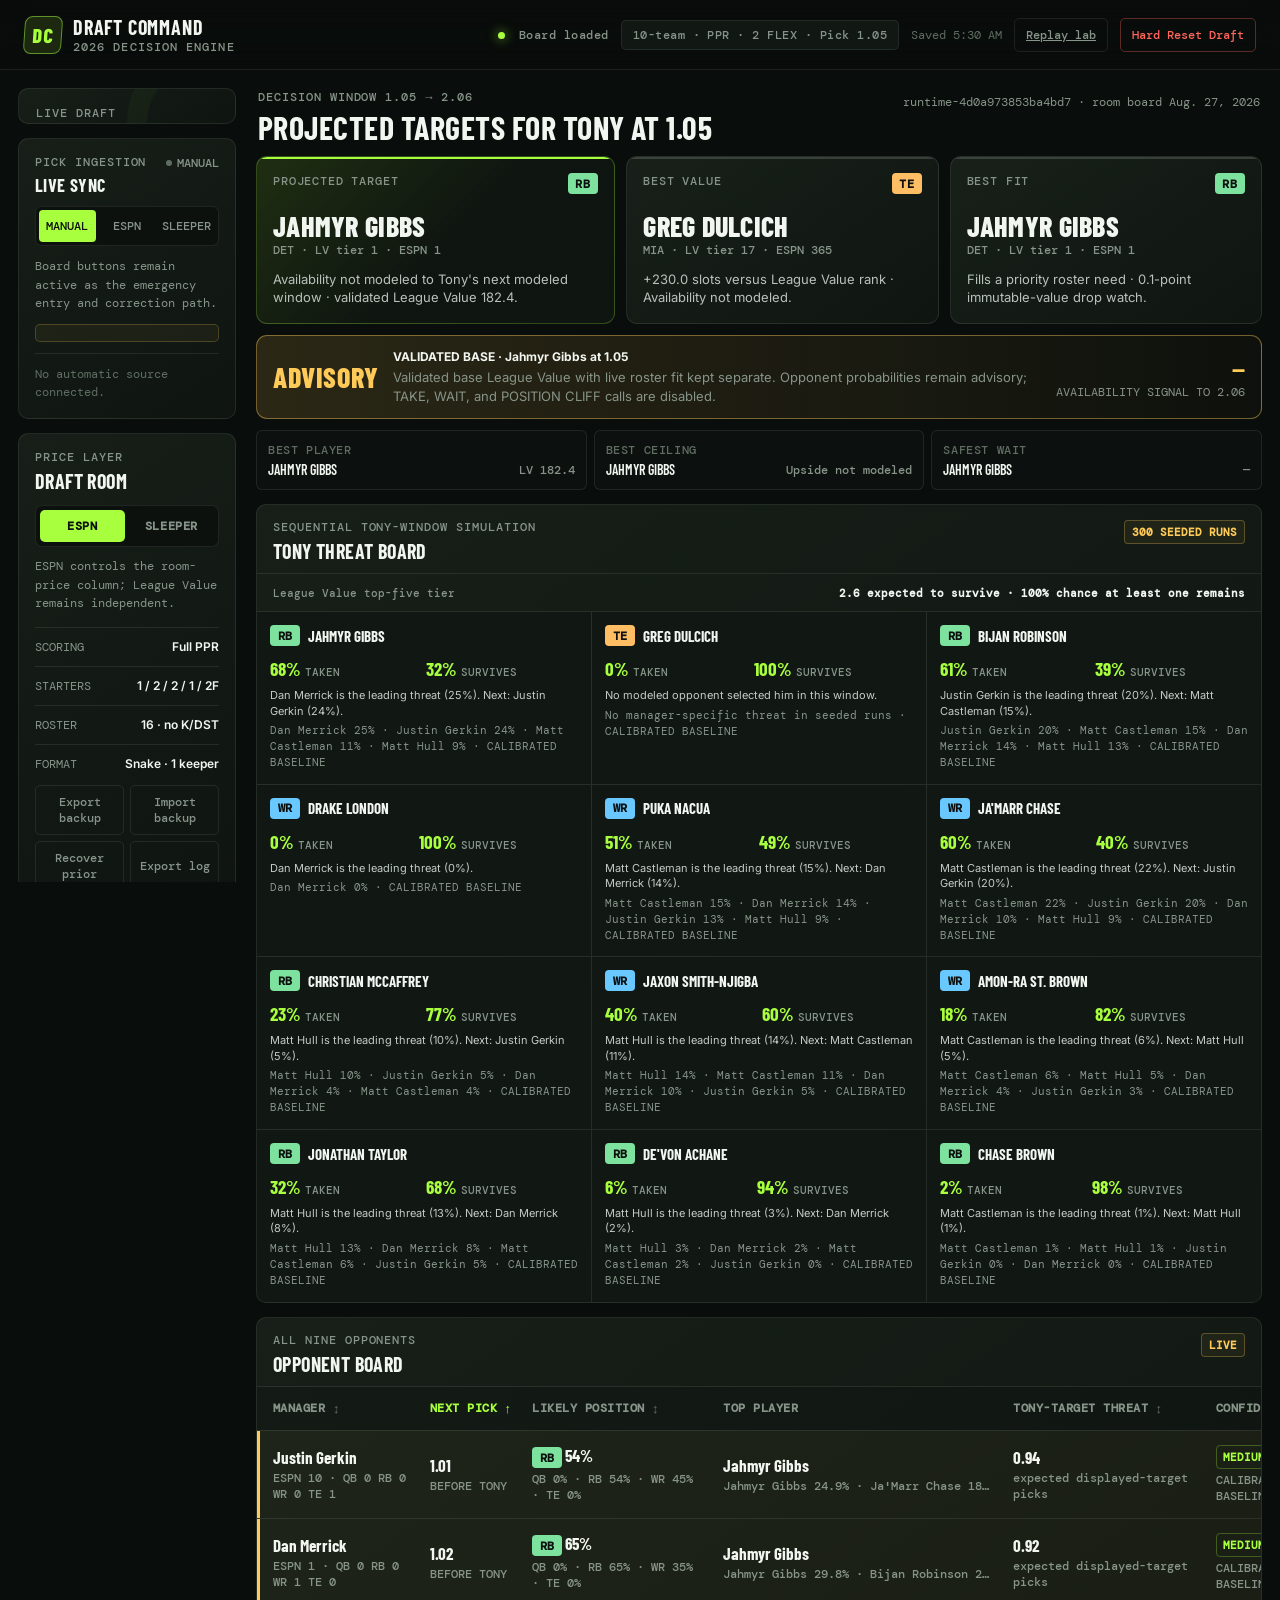
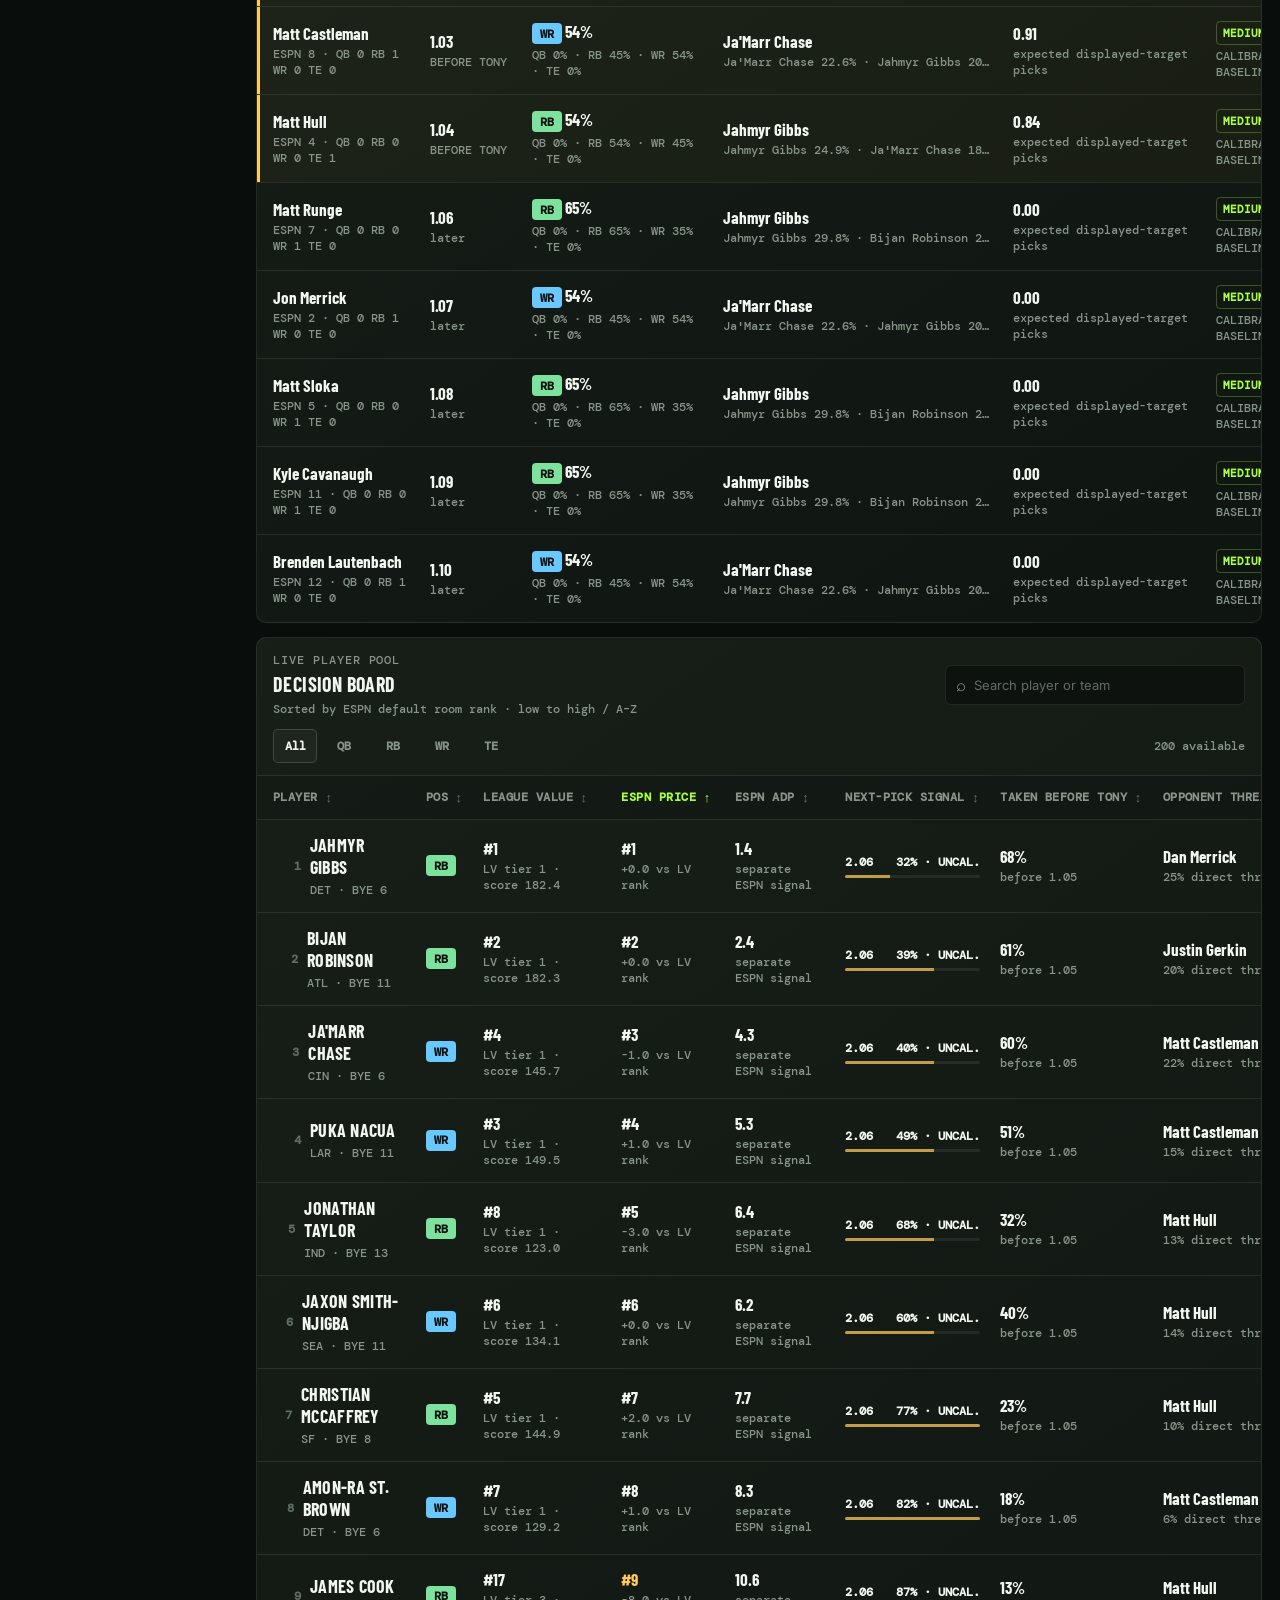
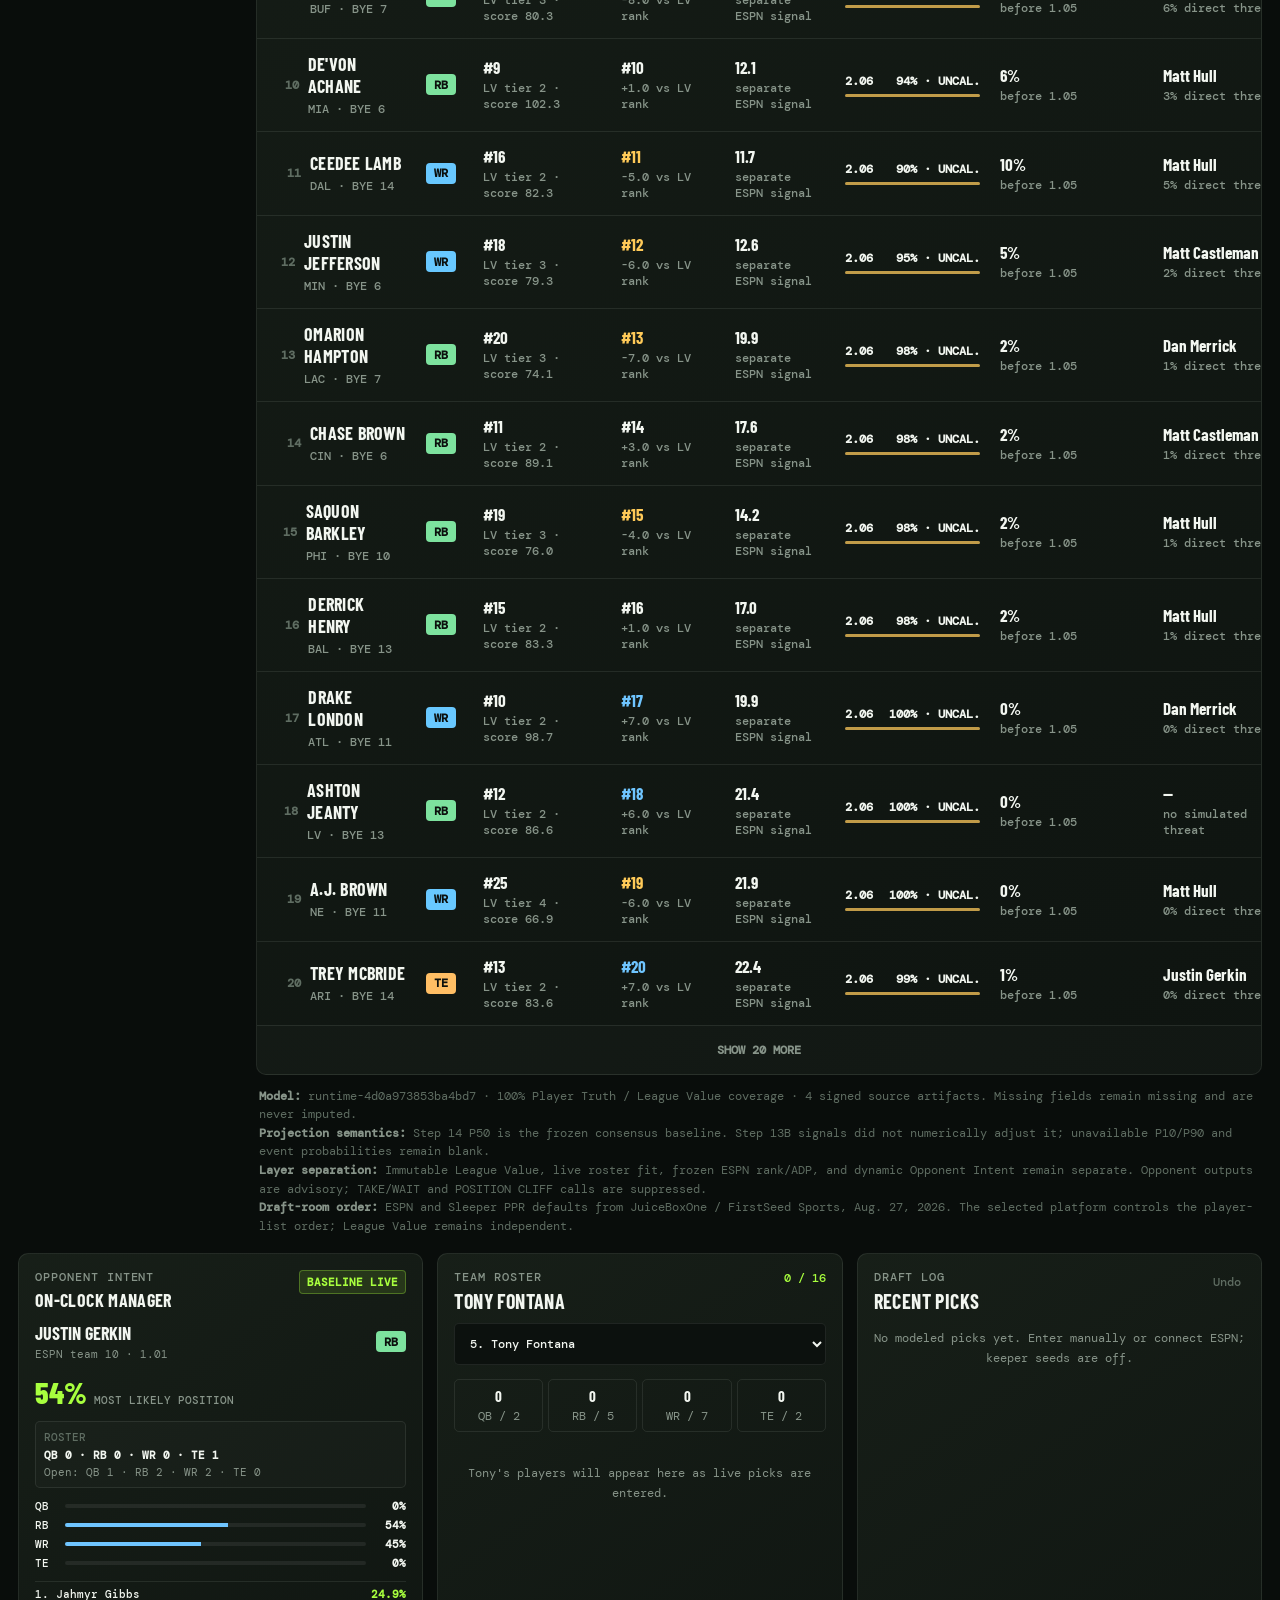
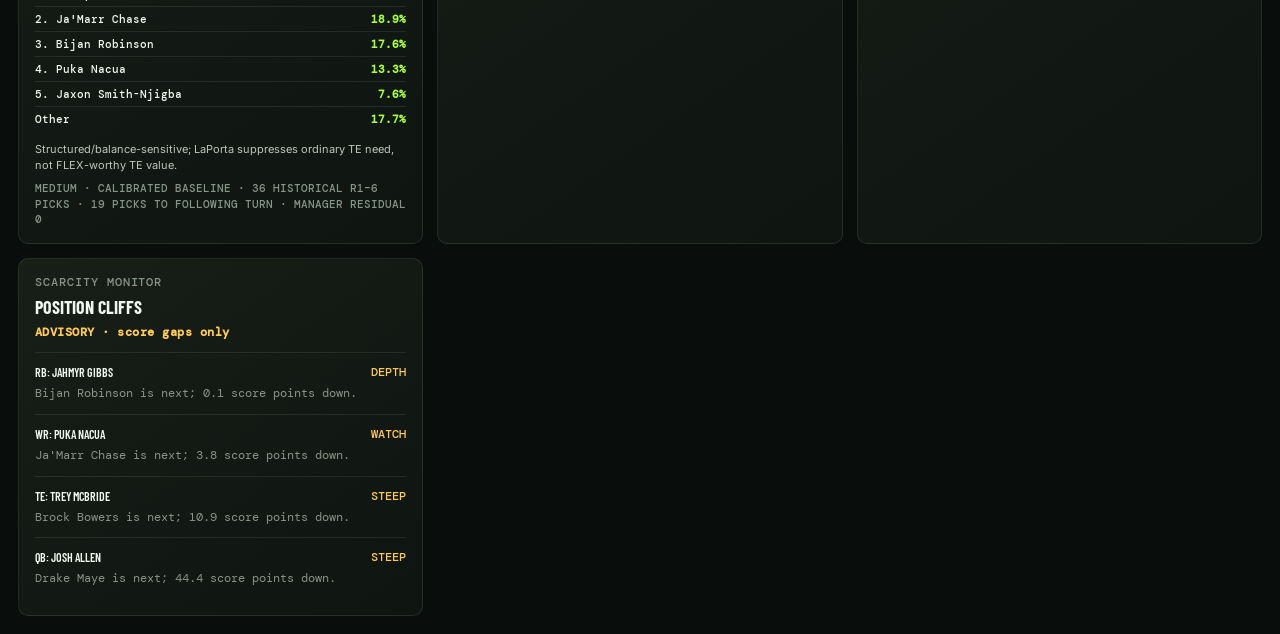
<file: fantasy-draft/index.html>
<!DOCTYPE html>
<html lang="en">
<head>
  <meta charset="UTF-8">
  <meta name="viewport" content="width=device-width, initial-scale=1.0">
  <meta name="theme-color" content="#0b0f0d">
  <meta name="description" content="A live 2026 fantasy football draft decision engine for Tony's 10-team PPR keeper league.">
  <title>Draft Command 2026</title>
  <link rel="preconnect" href="https://fonts.googleapis.com">
  <link rel="preconnect" href="https://fonts.gstatic.com" crossorigin>
  <link href="https://fonts.googleapis.com/css2?family=Barlow+Condensed:wght@500;600;700;800&family=DM+Mono:wght@400;500&family=Inter:wght@400;500;600;700&display=swap" rel="stylesheet">
  <link rel="stylesheet" href="./styles.css">
</head>
<body>
  <header class="topbar">
    <a class="brand" href="../" aria-label="Cool Tools home">
      <span class="brand-mark">DC</span>
      <span><strong>Draft Command</strong><small>2026 decision engine</small></span>
    </a>
    <div class="topbar-meta">
      <span class="status-dot"><i></i> Board loaded</span>
      <span class="league-chip">10-team · PPR · 2 FLEX · Pick 1.05</span>
      <span class="save-status" id="saveStatus">Recovery ready</span>
      <a class="ghost-btn" href="./replay/">Replay lab</a>
      <button class="ghost-btn danger-outline" id="resetDraft" type="button">Hard Reset Draft</button>
    </div>
  </header>

  <main class="app-shell">
    <aside class="left-rail">
      <section class="panel on-clock-panel">
        <p class="eyebrow">Live draft</p>
        <div class="pick-display">
          <span id="roundPick">1.01</span>
          <small id="overallPick">Overall 1</small>
        </div>
        <div class="clock-owner" id="clockOwner">Justin Gerkin is on the clock</div>
        <div class="progress-track"><span id="draftProgress"></span></div>
        <p class="micro" id="nextTonyText">Tony picks in 4 selections at 1.05</p>
      </section>

      <section class="panel sync-panel">
        <div class="panel-heading compact">
          <div><p class="eyebrow">Pick ingestion</p><h2>Live sync</h2></div>
          <span class="sync-state" id="syncState"><i></i><span>Manual</span></span>
        </div>
        <div class="sync-tabs" role="group" aria-label="Live draft source">
          <button class="sync-tab active" data-sync-source="manual" type="button">Manual</button>
          <button class="sync-tab" data-sync-source="espn" type="button">ESPN</button>
          <button class="sync-tab" data-sync-source="sleeper" type="button">Sleeper</button>
        </div>
        <div class="sync-view" data-sync-view="manual">
          <p>Board buttons remain active as the emergency entry and correction path.</p>
        </div>
        <div class="sync-view" data-sync-view="espn" hidden>
          <p id="espnSyncMessage">Install the local bridge, then keep the ESPN draft room and Draft Command open in the same browser.</p>
          <div class="sync-actions">
            <a class="sync-download" href="./espn-sync-extension.zip" download>Download bridge</a>
            <button class="ghost-btn" id="espnCheckBridge" type="button">Check / resume ESPN</button>
          </div>
          <details class="sync-help">
            <summary>One-time installation</summary>
            <ol>
              <li>Unzip the download.</li>
              <li>Open <strong>Extensions</strong> in Chrome or Edge.</li>
              <li>Turn on <strong>Developer mode</strong>.</li>
              <li>Choose <strong>Load unpacked</strong> and select the unzipped folder.</li>
              <li>Open the ESPN draft room and this page.</li>
              <li><strong>Hard Reset Draft</strong> clears every dynamic draft layer, starts a new bridge generation, pauses ESPN sync, and returns the app to Manual. Do not use it after the real draft begins unless you intentionally want to restart the entire draft record.</li>
            </ol>
          </details>
        </div>
        <div class="sync-view" data-sync-view="sleeper" hidden>
          <label class="sync-input"><span>Sleeper draft URL or ID</span><input id="sleeperDraftId" type="text" inputmode="numeric" placeholder="Paste draft URL or ID"></label>
          <div class="sync-actions">
            <button class="sync-primary" id="sleeperConnect" type="button">Connect</button>
            <button class="ghost-btn" id="sleeperSyncNow" type="button">Sync now</button>
          </div>
          <p id="sleeperSyncMessage">Uses Sleeper's public read-only draft feed. Format must match this 10-team, 16-round board.</p>
        </div>
        <div class="sync-issues" id="syncIssues" hidden></div>
        <p class="sync-foot" id="syncFoot">No automatic source connected.</p>
      </section>

      <section class="panel settings-panel">
        <div class="panel-heading">
          <div><p class="eyebrow">Price layer</p><h2>Draft room</h2></div>
        </div>
        <div class="segmented" role="group" aria-label="Draft platform">
          <button class="platform-btn active" data-platform="espn" type="button">ESPN</button>
          <button class="platform-btn" data-platform="sleeper" type="button">Sleeper</button>
        </div>
        <p class="platform-note" id="roomRankNote">Player list follows ESPN's current default room order.</p>
        <dl class="league-rules">
          <div><dt>Scoring</dt><dd>Full PPR</dd></div>
          <div><dt>Starters</dt><dd>1 / 2 / 2 / 1 / 2F</dd></div>
          <div><dt>Roster</dt><dd>16 · no K/DST</dd></div>
          <div><dt>Format</dt><dd>Snake · 1 keeper</dd></div>
        </dl>
        <div class="backup-actions" aria-label="Draft backup controls">
          <button class="ghost-btn" id="exportDraft" type="button">Export backup</button>
          <button class="ghost-btn" id="importDraft" type="button">Import backup</button>
          <button class="ghost-btn" id="recoverDraft" type="button">Recover prior</button>
          <button class="ghost-btn" id="exportAuditLog" type="button">Export log</button>
          <input class="sr-only" id="importDraftFile" type="file" accept="application/json,.json">
        </div>
      </section>

      <section class="panel model-panel">
        <div class="panel-heading compact">
          <div><p class="eyebrow">Intelligence layer</p><h2>Model health</h2></div>
          <span class="model-badge model-fallback" id="modelStatusBadge">Provisional</span>
        </div>
        <dl class="model-stats">
          <div><dt>Version</dt><dd id="modelVersion">Loading</dd></div>
          <div><dt>Freshness</dt><dd id="modelFreshness">—</dd></div>
          <div><dt>Coverage</dt><dd id="modelCoverage">0%</dd></div>
        </dl>
        <p class="model-copy" id="modelStatusCopy">Checking the research package.</p>
      </section>

      <section class="panel keepers-panel">
        <div class="panel-heading compact">
          <div><p class="eyebrow">League setup</p><h2>Managers & keepers</h2></div>
        </div>
        <button class="keeper-toggle" id="keeperToggle" type="button">Load ESPN keepers</button>
        <p class="keeper-mode-note" id="keeperModeNote">Off by default.</p>
        <div class="keeper-list" id="keeperList"></div>
      </section>

      <section class="panel picks-panel">
        <div class="panel-heading compact">
          <div><p class="eyebrow">Tony's capital</p><h2>Pick map</h2></div>
        </div>
        <div class="pick-map" id="pickMap"></div>
      </section>
    </aside>

    <section class="workspace">
      <div class="workspace-head">
        <div>
          <p class="eyebrow">Decision window <span id="decisionWindow">1.05 → 2.06</span></p>
          <h1 id="workspaceTitle">Projected targets for Tony at 1.05</h1>
        </div>
        <div class="snapshot-note" id="snapshotNote">Loading model</div>
      </div>

      <section class="draft-alerts" id="draftAlerts" aria-live="polite" hidden></section>

      <section class="recommendation-grid" aria-label="Draft recommendations">
        <article class="recommend-card primary" id="bestOverallCard"></article>
        <article class="recommend-card" id="bestValueCard"></article>
        <article class="recommend-card" id="bestFitCard"></article>
      </section>

      <section class="decision-strip" id="decisionStrip"></section>

      <section class="decision-lenses" id="decisionLenses" aria-label="Additional decision lenses"></section>

      <section class="panel threat-panel" aria-labelledby="threatBoardTitle">
        <div class="intelligence-heading">
          <div>
            <p class="eyebrow">Sequential Tony-window simulation</p>
            <h2 id="threatBoardTitle">Tony Threat Board</h2>
          </div>
          <span class="intent-status" id="threatBoardStatus">Loading model</span>
        </div>
        <div class="tier-survival" id="tierSurvival"></div>
        <div class="threat-grid" id="threatBoard" aria-live="polite"></div>
      </section>

      <section class="panel opponent-board-panel" aria-labelledby="opponentBoardTitle">
        <div class="intelligence-heading">
          <div>
            <p class="eyebrow">All nine opponents</p>
            <h2 id="opponentBoardTitle">Opponent Board</h2>
          </div>
          <span class="intent-status" id="opponentBoardStatus">Loading model</span>
        </div>
        <div class="table-wrap">
          <table class="opponent-table">
            <thead>
              <tr>
                <th><button class="sort-header" data-opponent-sort="manager" type="button">Manager</button></th>
                <th><button class="sort-header" data-opponent-sort="nextPick" type="button">Next pick</button></th>
                <th><button class="sort-header" data-opponent-sort="position" type="button">Likely position</button></th>
                <th>Top player</th>
                <th><button class="sort-header" data-opponent-sort="threat" type="button">Tony-target threat</button></th>
                <th><button class="sort-header" data-opponent-sort="confidence" type="button">Confidence</button></th>
              </tr>
            </thead>
            <tbody id="opponentBoard"></tbody>
          </table>
        </div>
      </section>

      <section class="panel board-panel">
        <div class="board-toolbar">
          <div>
            <p class="eyebrow">Live player pool</p>
            <h2>Decision board</h2>
            <p class="board-order-note" id="boardOrderNote">Sorted by ESPN default room rank</p>
          </div>
          <label class="search-box">
            <span aria-hidden="true">⌕</span>
            <input id="playerSearch" type="search" placeholder="Search player or team" autocomplete="off">
          </label>
        </div>
        <div class="filter-row" role="group" aria-label="Position filter">
          <button class="filter-btn active" data-pos="ALL" type="button">All</button>
          <button class="filter-btn" data-pos="QB" type="button">QB</button>
          <button class="filter-btn" data-pos="RB" type="button">RB</button>
          <button class="filter-btn" data-pos="WR" type="button">WR</button>
          <button class="filter-btn" data-pos="TE" type="button">TE</button>
          <span class="board-count" id="boardCount"></span>
        </div>
        <div class="table-wrap">
          <table>
            <thead>
              <tr>
                <th><button class="sort-header" data-board-sort="name" type="button">Player</button></th>
                <th><button class="sort-header" data-board-sort="position" type="button">Pos</button></th>
                <th id="leagueValueHeader" aria-sort="none"><button class="sort-header" id="leagueSortButton" data-board-sort="leagueValue" type="button">League value</button></th>
                <th><button class="sort-header" id="platformHeader" data-board-sort="espnPrice" type="button">ESPN price</button></th>
                <th><button class="sort-header" id="espnAdpHeader" data-board-sort="espnAdp" type="button">ESPN ADP</button></th>
                <th><button class="sort-header" id="nextPickHeader" data-board-sort="survival" type="button">Next-pick signal</button></th>
                <th><button class="sort-header" id="takenBeforeTonyHeader" data-board-sort="taken" type="button">Taken before Tony</button></th>
                <th><button class="sort-header" id="opponentThreatHeader" data-board-sort="threat" type="button">Opponent threat</button></th>
                <th id="callHeader">Status</th>
                <th><span class="sr-only">Draft action</span></th>
              </tr>
            </thead>
            <tbody id="playerTable"></tbody>
          </table>
        </div>
        <button class="load-more" id="loadMore" type="button">Show 20 more</button>
      </section>

      <footer class="source-note" id="modelSourceNote"></footer>
    </section>

    <aside class="right-rail">
      <section class="panel intent-clock-panel">
        <div class="panel-heading compact">
          <div><p class="eyebrow">Opponent Intent</p><h2>On-Clock Manager</h2></div>
          <span class="intent-status" id="opponentIntentStatus">Loading</span>
        </div>
        <div id="onClockManagerCard" aria-live="polite"></div>
      </section>

      <section class="panel roster-panel">
        <div class="panel-heading">
          <div><p class="eyebrow">Team roster</p><h2 id="rosterManagerName">Tony Fontana</h2></div>
          <span class="roster-count" id="rosterCount">0 / 16</span>
        </div>
        <label class="manager-picker">
          <span class="sr-only">Choose manager roster</span>
          <select id="rosterManager"></select>
        </label>
        <div class="roster-needs" id="rosterNeeds"></div>
        <div class="roster-list" id="rosterList"></div>
      </section>

      <section class="panel history-panel">
        <div class="panel-heading">
          <div><p class="eyebrow">Draft log</p><h2>Recent picks</h2></div>
          <button class="text-btn" id="undoPick" type="button" disabled>Undo</button>
        </div>
        <div class="history-list" id="historyList"></div>
      </section>

      <section class="panel cliff-panel" id="cliffPanel"></section>
    </aside>
  </main>

  <dialog class="pick-dialog" id="pickDialog">
    <form method="dialog" id="pickDialogForm">
      <div class="dialog-head">
        <div><p class="eyebrow">Correct draft event</p><h2 id="dialogTitle">Edit pick</h2></div>
        <button class="dialog-close" value="cancel" aria-label="Close edit pick dialog">×</button>
      </div>
      <p class="dialog-copy" id="dialogCopy"></p>
      <label class="dialog-search">
        <span>Replacement player</span>
        <input id="replacementSearch" type="search" placeholder="Search available players" autocomplete="off">
      </label>
      <div class="replacement-list" id="replacementList"></div>
      <div class="dialog-actions">
        <button class="danger-btn" id="removePick" type="button">Remove pick</button>
        <button class="danger-btn" id="rewindPick" type="button">Rewind from here</button>
        <span></span>
        <button class="ghost-btn" value="cancel">Cancel</button>
      </div>
    </form>
  </dialog>

  <div class="toast" id="toast" role="status" aria-live="polite"></div>
  <script src="./data/players.js"></script>
  <script src="./data/model-package.js"></script>
  <script src="./data/opponent-intent-package.js"></script>
  <script src="./model/model-adapter.js"></script>
  <script src="./model/opponent-intent.js"></script>
  <script src="./model/runtime-bundle-adapter.js"></script>
  <script src="./app.js"></script>
  <script src="./sync.js"></script>
</body>
</html>
</file>
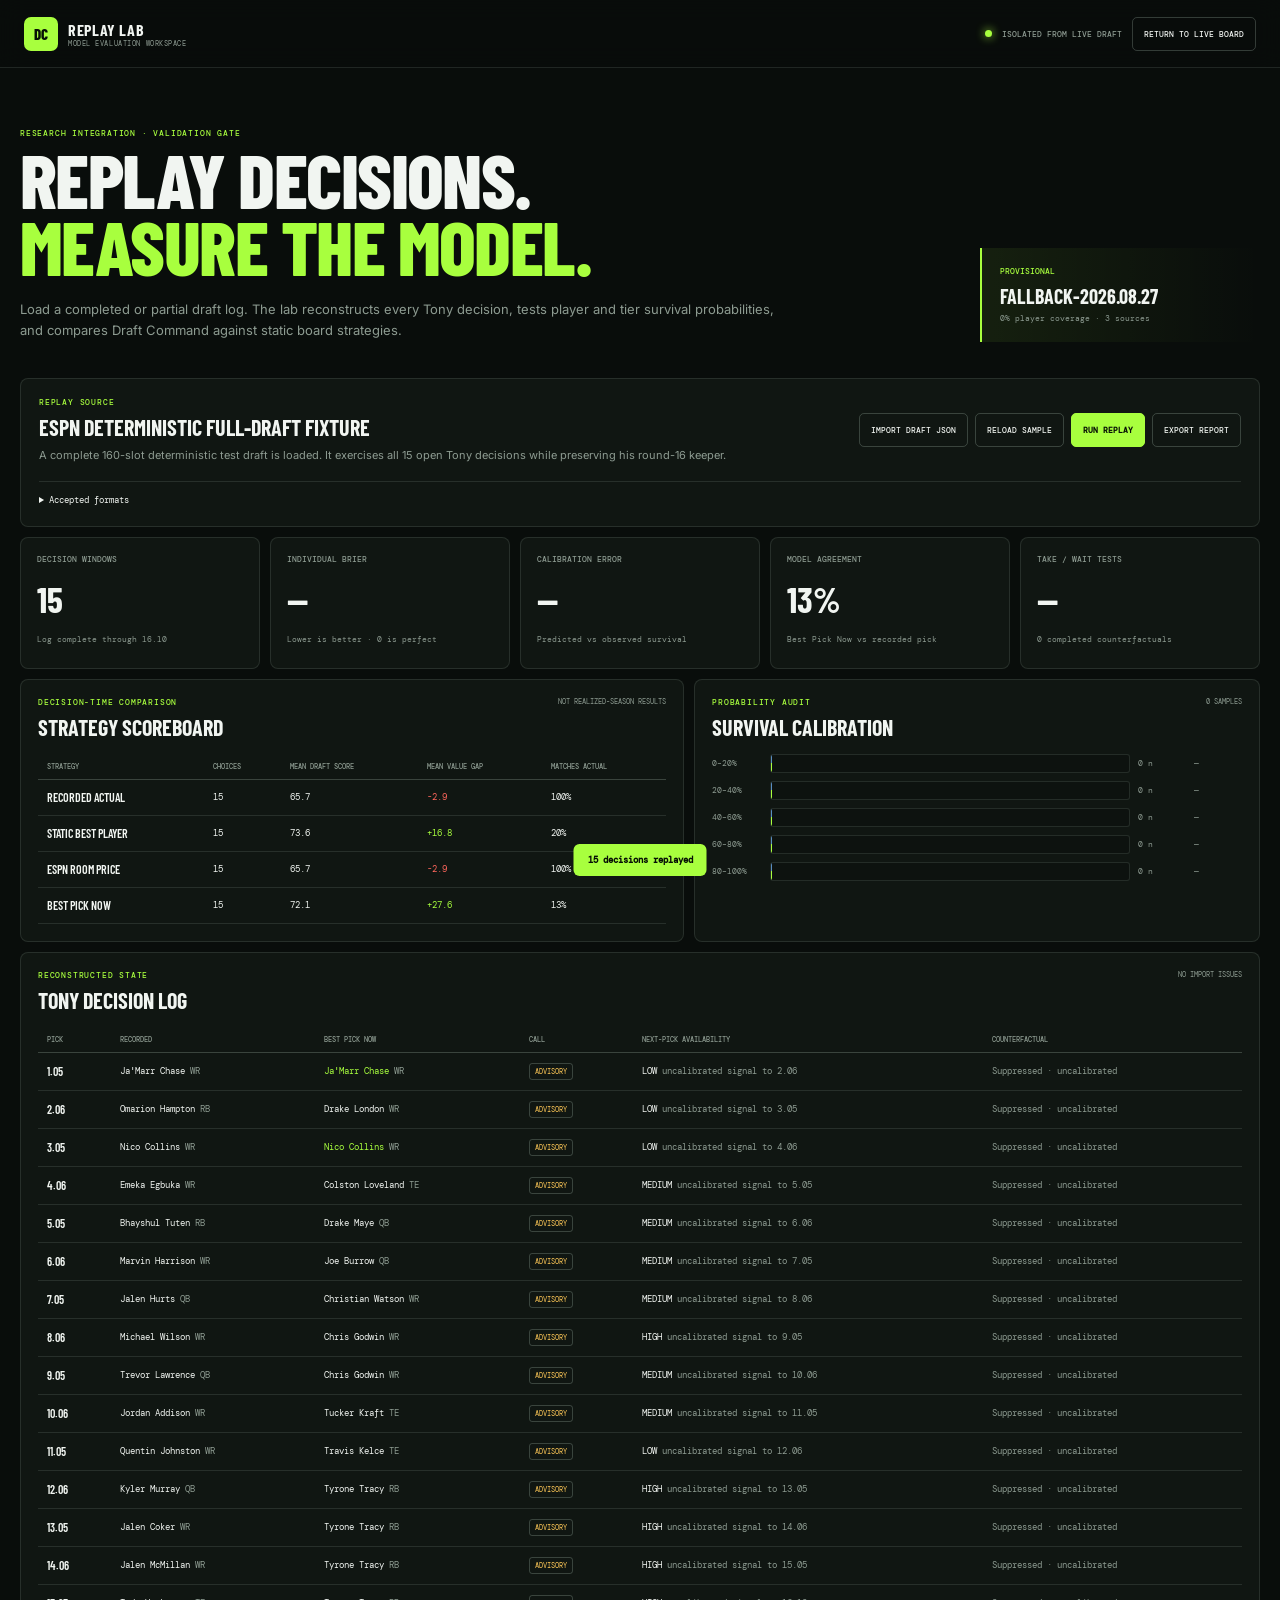
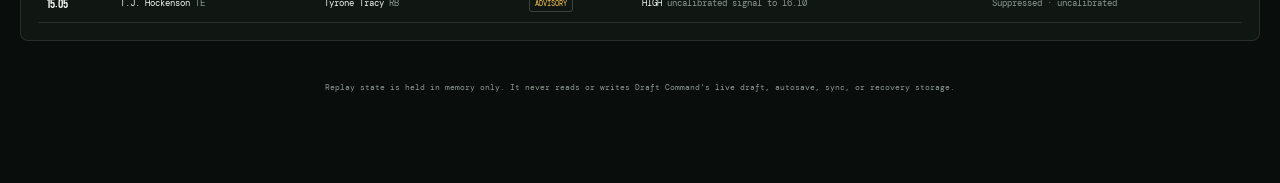
<file: fantasy-draft/replay/index.html>
<!DOCTYPE html>
<html lang="en">
<head>
  <meta charset="UTF-8">
  <meta name="viewport" content="width=device-width, initial-scale=1.0">
  <meta name="theme-color" content="#0b0f0d">
  <meta name="description" content="Replay historical fantasy drafts and evaluate Draft Command recommendations, survival calibration, and strategy choices.">
  <title>Draft Command Replay Lab</title>
  <link rel="preconnect" href="https://fonts.googleapis.com">
  <link rel="preconnect" href="https://fonts.gstatic.com" crossorigin>
  <link href="https://fonts.googleapis.com/css2?family=Barlow+Condensed:wght@500;600;700;800&family=DM+Mono:wght@400;500&family=Inter:wght@400;500;600;700&display=swap" rel="stylesheet">
  <link rel="stylesheet" href="./replay.css">
</head>
<body>
  <header class="topbar">
    <a class="brand" href="../"><span class="brand-mark">DC</span><span><strong>Replay Lab</strong><small>model evaluation workspace</small></span></a>
    <div class="top-actions">
      <span class="isolation"><i></i> Isolated from live draft</span>
      <a class="ghost-btn" href="../">Return to live board</a>
    </div>
  </header>

  <main>
    <section class="hero">
      <div>
        <p class="eyebrow">Research integration · validation gate</p>
        <h1>Replay decisions.<br><em>Measure the model.</em></h1>
        <p class="lede">Load a completed or partial draft log. The lab reconstructs every Tony decision, tests player and tier survival probabilities, and compares Draft Command against static board strategies.</p>
      </div>
      <div class="model-card">
        <span id="modelBadge">Checking model</span>
        <strong id="modelVersion">—</strong>
        <small id="modelCoverage">—</small>
      </div>
    </section>

    <section class="control-panel panel">
      <div class="control-copy">
        <p class="eyebrow">Replay source</p>
        <h2 id="sourceName">Deterministic ESPN fixture</h2>
        <p id="sourceStatus">A complete 160-slot test draft is ready. Use it to verify the harness, then replace it with a real export.</p>
      </div>
      <div class="control-actions">
        <label class="file-btn">Import draft JSON<input id="fileInput" type="file" accept="application/json,.json"></label>
        <button class="ghost-btn" id="loadSample" type="button">Reload sample</button>
        <button class="primary-btn" id="runReplay" type="button">Run replay</button>
        <button class="ghost-btn" id="exportReport" type="button" disabled>Export report</button>
      </div>
      <details class="format-help">
        <summary>Accepted formats</summary>
        <p>Standard Draft Command backups (<code>events</code>), Sleeper pick arrays (<code>pick_no</code> and <code>metadata</code>), and ESPN-style exports (<code>pickNumber</code> plus player name or ID). The 10-team, 16-round snake profile and configured keepers are validated automatically.</p>
      </details>
    </section>

    <section class="summary-grid" aria-label="Replay summary">
      <article class="metric panel"><span>Decision windows</span><strong id="decisionCount">—</strong><small id="decisionCoverage">Run a replay</small></article>
      <article class="metric panel"><span>Individual Brier</span><strong id="brierScore">—</strong><small>Lower is better · 0 is perfect</small></article>
      <article class="metric panel"><span>Calibration error</span><strong id="eceScore">—</strong><small>Predicted vs observed survival</small></article>
      <article class="metric panel"><span>Model agreement</span><strong id="agreementScore">—</strong><small>Best Pick Now vs recorded pick</small></article>
      <article class="metric panel"><span>TAKE / WAIT tests</span><strong id="counterScore">—</strong><small id="counterCount">Suppressed until policy approval</small></article>
    </section>

    <section class="two-column">
      <article class="panel table-panel">
        <div class="panel-head"><div><p class="eyebrow">Decision-time comparison</p><h2>Strategy scoreboard</h2></div><span class="note">Not realized-season results</span></div>
        <div class="table-scroll"><table><thead><tr><th>Strategy</th><th>Choices</th><th>Mean draft score</th><th>Mean value gap</th><th>Matches actual</th></tr></thead><tbody id="strategyRows"><tr><td colspan="5" class="empty">Run a replay to compare strategies.</td></tr></tbody></table></div>
      </article>
      <article class="panel calibration-panel">
        <div class="panel-head"><div><p class="eyebrow">Probability audit</p><h2>Survival calibration</h2></div><span class="note" id="calibrationSamples">0 samples</span></div>
        <div class="calibration-chart" id="calibrationChart"><div class="empty">Calibration buckets appear after a replay.</div></div>
      </article>
    </section>

    <section class="panel decision-panel">
      <div class="panel-head"><div><p class="eyebrow">Reconstructed state</p><h2>Tony decision log</h2></div><span class="note" id="issueCount">No import issues</span></div>
      <div class="table-scroll"><table class="decision-table"><thead><tr><th>Pick</th><th>Recorded</th><th>Best Pick Now</th><th>Call</th><th>Next-pick availability</th><th>Counterfactual</th></tr></thead><tbody id="decisionRows"><tr><td colspan="6" class="empty">Run a replay to reconstruct decisions.</td></tr></tbody></table></div>
    </section>

    <section class="panel issues-panel" id="issuesPanel" hidden>
      <div class="panel-head"><div><p class="eyebrow">Normalization report</p><h2>Import issues</h2></div></div>
      <div id="issuesList"></div>
    </section>

    <footer>
      <p>Replay state is held in memory only. It never reads or writes Draft Command's live draft, autosave, sync, or recovery storage.</p>
    </footer>
  </main>

  <div class="toast" id="toast" role="status" aria-live="polite"></div>
  <script src="../data/players.js"></script>
  <script src="../data/model-package.js"></script>
  <script src="../model/model-adapter.js"></script>
  <script src="./replay-engine.js"></script>
  <script src="./replay.js"></script>
</body>
</html>
</file>
<file: fantasy-draft/styles.css>
:root {
  --bg: #090d0b;
  --surface: #111713;
  --surface-2: #182019;
  --surface-3: #202a22;
  --line: rgba(230, 239, 231, 0.09);
  --line-strong: rgba(230, 239, 231, 0.17);
  --text: #f2f6f0;
  --muted: #879489;
  --muted-2: #5f6d62;
  --green: #a8ff3e;
  --green-dim: rgba(168, 255, 62, 0.12);
  --amber: #ffca58;
  --red: #ff665c;
  --blue: #6fc5ff;
  --qb: #ba8cff;
  --rb: #7de29e;
  --wr: #68c8ff;
  --te: #ffbe64;
}

* { box-sizing: border-box; }
html { color-scheme: dark; }
body { margin: 0; min-width: 320px; min-height: 100vh; background: radial-gradient(circle at 42% -20%, #1b2c1d 0, var(--bg) 36rem); color: var(--text); font-family: Inter, sans-serif; font-size: 15px; }
button, input { font: inherit; }
button { color: inherit; }
.sr-only { position: absolute; width: 1px; height: 1px; padding: 0; margin: -1px; overflow: hidden; clip: rect(0,0,0,0); white-space: nowrap; border: 0; }

.topbar { height: 70px; padding: 0 24px; border-bottom: 1px solid var(--line); background: rgba(9,13,11,.92); backdrop-filter: blur(16px); display: flex; align-items: center; justify-content: space-between; position: sticky; top: 0; z-index: 20; }
.brand { display: flex; gap: 11px; align-items: center; color: inherit; text-decoration: none; }
.brand-mark { width: 38px; height: 38px; border: 1px solid rgba(168,255,62,.5); background: var(--green-dim); color: var(--green); display: grid; place-items: center; border-radius: 8px; font: 800 20px/1 "Barlow Condensed", sans-serif; letter-spacing: .04em; transform: skew(-4deg); }
.brand strong { display: block; font: 700 20px/1 "Barlow Condensed", sans-serif; letter-spacing: .04em; text-transform: uppercase; }
.brand small { display: block; margin-top: 4px; color: var(--muted); font: 500 11px/1 "DM Mono", monospace; letter-spacing: .09em; text-transform: uppercase; }
.topbar-meta { display: flex; align-items: center; gap: 12px; }
.status-dot, .league-chip { color: var(--muted); font: 500 11px/1 "DM Mono", monospace; letter-spacing: .04em; }
.save-status { color: var(--muted-2); font: 400 11px/1 "DM Mono", monospace; white-space: nowrap; }
.status-dot i { width: 7px; height: 7px; display: inline-block; margin-right: 6px; border-radius: 50%; background: var(--green); box-shadow: 0 0 12px rgba(168,255,62,.8); }
.league-chip { padding: 8px 11px; border-radius: 5px; border: 1px solid var(--line); background: var(--surface); }
.ghost-btn, .text-btn { border: 0; background: transparent; cursor: pointer; }
.ghost-btn { min-height: 34px; padding: 8px 11px; color: var(--muted); border: 1px solid var(--line); border-radius: 5px; font: 500 11px "DM Mono", monospace; }
.ghost-btn:hover, .ghost-btn:focus-visible { color: var(--text); border-color: var(--line-strong); }
.danger-outline { color: var(--red); border-color: rgba(255,102,92,.35); }
.danger-outline:hover, .danger-outline:focus-visible { color: #fff; border-color: var(--red); background: rgba(255,102,92,.1); }

.app-shell { width: 100%; display: grid; grid-template-columns: 270px minmax(720px, 1fr) 320px; gap: 18px; padding: 18px; align-items: start; }
.left-rail, .right-rail { display: flex; flex-direction: column; gap: 14px; position: sticky; top: 88px; }
.left-rail { max-height: calc(100vh - 106px); padding-right: 2px; overflow-y: auto; scrollbar-width: thin; scrollbar-color: var(--line-strong) transparent; }
.workspace { min-width: 0; }
.panel { background: linear-gradient(145deg, rgba(24,32,25,.96), rgba(15,21,17,.96)); border: 1px solid var(--line); border-radius: 10px; }
.eyebrow { margin: 0 0 6px; color: var(--muted); font: 500 12px/1.25 "DM Mono", monospace; letter-spacing: .08em; text-transform: uppercase; }
.panel-heading { display: flex; align-items: flex-start; justify-content: space-between; gap: 10px; }
.panel-heading h2, .board-toolbar h2 { margin: 0; font: 700 20px/1 "Barlow Condensed", sans-serif; letter-spacing: .02em; text-transform: uppercase; }
.panel-heading.compact h2 { font-size: 18px; }

.on-clock-panel { padding: 17px; overflow: hidden; position: relative; }
.on-clock-panel::after { content: ""; width: 110px; height: 110px; border: 20px solid rgba(168,255,62,.035); border-radius: 50%; position: absolute; right: -42px; top: -42px; }
.pick-display { display: flex; align-items: end; gap: 11px; margin: 5px 0 8px; }
.pick-display span { color: var(--green); font: 800 42px/.9 "Barlow Condensed", sans-serif; letter-spacing: -.02em; }
.pick-display small { color: var(--muted); font: 500 11px "DM Mono", monospace; padding-bottom: 3px; }
.clock-owner { min-height: 34px; font-size: 12px; font-weight: 600; }
.progress-track { height: 3px; margin: 12px 0 11px; background: rgba(255,255,255,.06); border-radius: 11px; overflow: hidden; }
.progress-track span { display: block; width: 0; height: 100%; background: var(--green); transition: width .25s ease; }
.micro { margin: 0; color: var(--muted); font: 400 12px/1.55 "DM Mono", monospace; }

.settings-panel, .sync-panel, .model-panel, .picks-panel, .keepers-panel, .roster-panel, .history-panel, .cliff-panel, .intent-clock-panel { padding: 16px; }
.sync-state { display: inline-flex; align-items: center; gap: 5px; color: var(--muted); font: 500 11px "DM Mono", monospace; text-transform: uppercase; }
.sync-state i { width: 6px; height: 6px; border-radius: 50%; background: var(--muted-2); }
.sync-live { color: var(--green); }.sync-live i { background: var(--green); box-shadow: 0 0 8px rgba(168,255,62,.7); }
.sync-waiting { color: var(--amber); }.sync-waiting i { background: var(--amber); }
.sync-error { color: var(--red); }.sync-error i { background: var(--red); }
.sync-tabs { display: grid; grid-template-columns: repeat(3, 1fr); gap: 3px; margin: 12px 0 11px; padding: 3px; border: 1px solid var(--line); border-radius: 6px; background: #0c110e; }
.sync-tab { min-height: 32px; padding: 7px 2px; border: 0; border-radius: 4px; color: var(--muted); background: transparent; cursor: pointer; font: 500 11px "DM Mono", monospace; text-transform: uppercase; }
.sync-tab.active { color: #0c110e; background: var(--green); }
.sync-view p { margin: 0; color: var(--muted); font: 400 11px/1.55 "DM Mono", monospace; }
.sync-actions { display: grid; grid-template-columns: 1fr 1fr; gap: 6px; margin-top: 11px; }
.sync-actions .ghost-btn, .sync-download, .sync-primary { display: grid; place-items: center; min-height: 34px; padding: 7px; border-radius: 5px; cursor: pointer; font: 500 11px "DM Mono", monospace; text-align: center; text-decoration: none; }
.sync-download, .sync-primary { border: 1px solid rgba(168,255,62,.4); color: #0c110e; background: var(--green); }
.sync-help { margin-top: 11px; color: var(--muted); font: 400 11px/1.5 "DM Mono", monospace; }
.sync-help summary { cursor: pointer; color: var(--text); }
.sync-help ol { margin: 8px 0 0; padding-left: 18px; }
.sync-input { display: block; }
.sync-input span { display: block; margin-bottom: 5px; color: var(--muted); font: 500 11px "DM Mono", monospace; text-transform: uppercase; }
.sync-input input { width: 100%; padding: 11px; border: 1px solid var(--line); border-radius: 5px; outline: 0; color: var(--text); background: #090d0b; font: 400 11px "DM Mono", monospace; }
.sync-input input:focus { border-color: rgba(168,255,62,.5); }
.sync-view .sync-actions + p { margin-top: 11px; }
.sync-issues { display: flex; flex-direction: column; gap: 4px; margin-top: 11px; padding: 8px; border: 1px solid rgba(255,202,88,.22); border-radius: 5px; background: rgba(255,202,88,.05); }
.sync-issues strong { color: var(--amber); font: 600 11px "DM Mono", monospace; text-transform: uppercase; }
.sync-issues span, .sync-issues small { color: var(--muted); font: 400 11px/1.45 "DM Mono", monospace; }
.sync-foot { margin: 11px 0 0; padding-top: 11px; border-top: 1px solid var(--line); color: var(--muted-2); font: 400 11px/1.45 "DM Mono", monospace; }
.segmented { display: grid; grid-template-columns: 1fr 1fr; gap: 4px; margin: 14px 0; padding: 4px; border-radius: 7px; background: #0c110e; border: 1px solid var(--line); }
.platform-btn { border: 0; border-radius: 5px; padding: 8px; background: transparent; color: var(--muted); cursor: pointer; font: 600 11px "DM Mono", monospace; letter-spacing: .05em; text-transform: uppercase; }
.platform-btn.active { color: #0c110e; background: var(--green); }
.league-rules { margin: 0; display: grid; gap: 11px; }
.league-rules div { display: flex; justify-content: space-between; gap: 11px; padding-top: 11px; border-top: 1px solid var(--line); }
.league-rules dt { color: var(--muted); font: 400 11px "DM Mono", monospace; text-transform: uppercase; }
.league-rules dd { margin: 0; font-size: 11px; font-weight: 600; }
.backup-actions { display: grid; grid-template-columns: 1fr 1fr; gap: 6px; margin-top: 13px; }
.backup-actions .ghost-btn { padding-inline: 4px; font-size: 11px; }
.platform-note { margin: -4px 0 14px; color: var(--muted); font: 400 11px/1.45 "DM Mono", monospace; }
.model-badge { padding: 5px 7px; border: 1px solid var(--line); border-radius: 4px; font: 600 11px "DM Mono", monospace; letter-spacing: .04em; text-transform: uppercase; }
.model-fallback { color: var(--amber); border-color: rgba(255,202,88,.3); background: rgba(255,202,88,.07); }
.model-research { color: var(--green); border-color: rgba(168,255,62,.34); background: var(--green-dim); }
.model-stats { display: grid; grid-template-columns: 1fr 1fr 1fr; gap: 4px; margin: 12px 0 11px; }
.model-stats div { min-width: 0; padding: 7px 5px; border: 1px solid var(--line); border-radius: 4px; background: rgba(255,255,255,.015); }
.model-stats dt { color: var(--muted-2); font: 500 11px "DM Mono", monospace; text-transform: uppercase; }
.model-stats dd { overflow: hidden; margin: 4px 0 0; color: var(--text); font: 600 11px "DM Mono", monospace; text-overflow: ellipsis; white-space: nowrap; }
.model-copy { margin: 0; color: var(--muted); font: 400 11px/1.5 "DM Mono", monospace; }
.keeper-list { display: flex; flex-direction: column; margin-top: 11px; }
.keeper-toggle { width: 100%; min-height: 36px; margin-top: 11px; padding: 8px; border: 1px solid rgba(168,255,62,.28); border-radius: 5px; color: var(--green); background: var(--green-dim); cursor: pointer; font: 600 11px "DM Mono", monospace; text-transform: uppercase; }
.keeper-toggle.active { color: var(--amber); border-color: rgba(255,202,88,.34); background: rgba(255,202,88,.07); }
.keeper-mode-note { margin: 8px 0 0; color: var(--muted); font: 400 11px/1.5 "DM Mono", monospace; }
.keeper-row { display: grid; grid-template-columns: minmax(0, 1fr) auto; gap: 6px; padding: 8px 0; border-top: 1px solid var(--line); }
.keeper-row.inactive { opacity: .5; }
.keeper-row strong, .keeper-row span { overflow: hidden; text-overflow: ellipsis; white-space: nowrap; }
.keeper-row strong { display: block; font: 600 12px "Barlow Condensed", sans-serif; text-transform: uppercase; }
.keeper-row small { display: block; margin-top: 2px; color: var(--muted); font: 400 11px "DM Mono", monospace; }
.keeper-round { align-self: center; color: var(--green); font: 500 11px "DM Mono", monospace; }
.pick-map { display: grid; grid-template-columns: repeat(4, 1fr); gap: 5px; margin-top: 12px; }
.pick-token { min-height: 32px; border: 1px solid var(--line); border-radius: 5px; display: grid; place-items: center; color: var(--muted); font: 500 11px "DM Mono", monospace; }
.pick-token.done { color: var(--muted-2); text-decoration: line-through; background: rgba(255,255,255,.02); }
.pick-token.next { border-color: rgba(168,255,62,.5); color: var(--green); background: var(--green-dim); }
.pick-token.keeper { color: var(--amber); border-color: rgba(255,202,88,.28); background: rgba(255,202,88,.06); text-decoration: none; }

.workspace-head { min-height: 52px; display: flex; justify-content: space-between; align-items: flex-start; gap: 16px; margin: 2px 2px 13px; }
.workspace-head h1 { margin: 0; font: 700 clamp(24px, 2.5vw, 32px)/1 "Barlow Condensed", sans-serif; text-transform: uppercase; letter-spacing: .015em; }
.draft-alerts { display: grid; gap: 7px; margin: 0 2px 13px; padding: 12px; border: 1px solid rgba(255,202,88,.32); border-radius: 7px; background: rgba(255,202,88,.06); }
.draft-alerts[hidden] { display: none; }
.draft-alerts > div:first-child { display: flex; flex-wrap: wrap; justify-content: space-between; gap: 5px 12px; }
.draft-alerts > div:first-child strong { color: var(--amber); font: 700 12px "DM Mono", monospace; text-transform: uppercase; }
.draft-alerts > div:first-child span { color: var(--muted); font: 400 11px/1.4 "DM Mono", monospace; }
.draft-alert-row { display: flex; align-items: center; justify-content: space-between; gap: 12px; padding-top: 7px; border-top: 1px solid rgba(255,202,88,.15); }
.draft-alert-row span strong, .draft-alert-row span small { display: block; }
.draft-alert-row span strong { font: 600 12px "Barlow Condensed", sans-serif; text-transform: uppercase; }
.draft-alert-row span small { margin-top: 2px; color: var(--muted); font: 400 11px/1.4 "DM Mono", monospace; }
.draft-alert-row button { flex: 0 0 auto; min-height: 30px; padding: 6px 8px; border: 1px solid rgba(255,202,88,.3); border-radius: 4px; color: var(--amber); background: transparent; cursor: pointer; font: 600 11px "DM Mono", monospace; text-transform: uppercase; }
.snapshot-note { color: var(--muted); font: 400 11px "DM Mono", monospace; white-space: nowrap; padding-top: 4px; }
.snapshot-note strong { color: var(--text); }
.recommendation-grid { display: grid; grid-template-columns: 1.15fr 1fr 1fr; gap: 11px; }
.recommend-card { min-height: 142px; padding: 16px; border-radius: 11px; border: 1px solid var(--line); background: linear-gradient(145deg, var(--surface-2), #0f1511); position: relative; overflow: hidden; }
.recommend-card::after { content: ""; position: absolute; top: 0; left: 0; right: 0; height: 2px; background: var(--line-strong); }
.recommend-card.primary { background: linear-gradient(135deg, rgba(168,255,62,.14), rgba(15,21,17,.97) 55%); border-color: rgba(168,255,62,.23); }
.recommend-card.primary::after { background: var(--green); }
.rec-label { display: flex; justify-content: space-between; color: var(--muted); font: 500 11px "DM Mono", monospace; letter-spacing: .07em; text-transform: uppercase; }
.rec-name { margin: 19px 0 2px; font: 800 25px/.95 "Barlow Condensed", sans-serif; text-transform: uppercase; letter-spacing: .01em; }
.rec-meta { color: var(--muted); font: 500 11px "DM Mono", monospace; }
.rec-reason { margin: 12px 0 0; color: #b9c2ba; font-size: 12px; line-height: 1.45; }
.pos-pill { display: inline-grid; place-items: center; min-width: 30px; height: 21px; padding: 0 6px; border-radius: 4px; color: #0b0f0d; font: 700 11px "DM Mono", monospace; }
.pos-QB { background: var(--qb); }.pos-RB { background: var(--rb); }.pos-WR { background: var(--wr); }.pos-TE { background: var(--te); }

.decision-strip { margin: 11px 0; min-height: 78px; border: 1px solid rgba(168,255,62,.26); background: linear-gradient(90deg, rgba(168,255,62,.1), rgba(168,255,62,.025)); border-radius: 11px; padding: 13px 16px; display: grid; grid-template-columns: auto 1fr auto; align-items: center; gap: 14px; }
.decision-strip.uncalibrated { border-color: rgba(255,202,88,.42); background: linear-gradient(90deg, rgba(255,202,88,.14), rgba(255,202,88,.025)); }
.decision-strip.uncalibrated .decision-call, .decision-strip.uncalibrated .decision-metric strong { color: var(--amber); }
.decision-call { min-width: 64px; color: var(--green); font: 800 28px "Barlow Condensed", sans-serif; letter-spacing: .03em; }
.decision-copy strong { display: block; font-size: 12px; margin-bottom: 3px; }
.decision-copy span { color: var(--muted); font-size: 12px; }
.decision-metric { text-align: right; }
.decision-metric strong { display: block; color: var(--green); font: 700 22px "Barlow Condensed", sans-serif; }
.decision-metric small { color: var(--muted); font: 400 11px "DM Mono", monospace; text-transform: uppercase; }
.decision-lenses { display: grid; grid-template-columns: repeat(3, 1fr); gap: 7px; margin: 0 0 14px; }
.lens-card { display: grid; grid-template-columns: minmax(0, 1fr) auto; gap: 3px 8px; padding: 11px 11px; border: 1px solid var(--line); border-radius: 6px; background: rgba(255,255,255,.015); }
.lens-card span { grid-column: 1 / -1; color: var(--muted-2); font: 500 11px "DM Mono", monospace; letter-spacing: .05em; text-transform: uppercase; }
.lens-card strong { overflow: hidden; font: 600 12px "Barlow Condensed", sans-serif; text-overflow: ellipsis; text-transform: uppercase; white-space: nowrap; }
.lens-card small { align-self: center; color: var(--muted); font: 500 11px "DM Mono", monospace; white-space: nowrap; }

.threat-panel, .opponent-board-panel { margin: 0 0 14px; overflow: hidden; }
.intelligence-heading { display: flex; align-items: flex-start; justify-content: space-between; gap: 12px; padding: 15px 16px 12px; border-bottom: 1px solid var(--line); }
.intelligence-heading h2 { margin: 0; font: 700 20px/1 "Barlow Condensed", sans-serif; letter-spacing: .02em; text-transform: uppercase; }
.intent-status { display: inline-flex; align-items: center; min-height: 24px; padding: 4px 7px; border: 1px solid rgba(255,202,88,.28); border-radius: 4px; color: var(--amber); background: rgba(255,202,88,.06); font: 600 11px "DM Mono", monospace; text-transform: uppercase; white-space: nowrap; }
.intent-live { color: var(--green); border-color: rgba(168,255,62,.3); background: var(--green-dim); }
.intent-fallback { color: var(--amber); }
.tier-survival { display: flex; align-items: center; justify-content: space-between; gap: 12px; min-height: 38px; padding: 8px 16px; border-bottom: 1px solid var(--line); color: var(--muted); font: 500 11px "DM Mono", monospace; }
.tier-survival strong { color: var(--text); text-align: right; }
.threat-grid { display: grid; grid-template-columns: repeat(3, minmax(0, 1fr)); gap: 1px; background: var(--line); }
.threat-card { min-width: 0; padding: 13px; background: var(--surface); }
.threat-card > div:first-child { display: flex; align-items: center; gap: 8px; }
.threat-card > div:first-child strong { overflow: hidden; font: 700 15px "Barlow Condensed", sans-serif; text-overflow: ellipsis; text-transform: uppercase; white-space: nowrap; }
.threat-prob { display: grid; grid-template-columns: auto 1fr auto 1fr; align-items: baseline; gap: 4px; margin-top: 11px; }
.threat-prob strong { color: var(--green); font: 700 19px "Barlow Condensed", sans-serif; }
.threat-prob span { color: var(--muted); font: 500 11px "DM Mono", monospace; text-transform: uppercase; }
.threat-card p { margin: 8px 0 4px; color: #c3ccc4; font-size: 11px; line-height: 1.4; }
.threat-card small { display: block; color: var(--muted); font: 400 11px/1.45 "DM Mono", monospace; }
.opponent-table { min-width: 1080px; }
.opponent-table tr.before-tony { background: rgba(255,202,88,.035); }
.opponent-table tr.before-tony td:first-child { box-shadow: inset 3px 0 var(--amber); }
.top-five-summary { max-width: 270px; overflow: hidden; text-overflow: ellipsis; white-space: nowrap; }
.intent-confidence { display: inline-block; padding: 4px 6px; border: 1px solid var(--line); border-radius: 4px; color: var(--muted); font: 600 11px "DM Mono", monospace; }
.confidence-medium { color: var(--green); border-color: rgba(168,255,62,.28); }

.intent-manager-head { display: flex; align-items: center; justify-content: space-between; gap: 8px; margin-top: 13px; }
.intent-manager-head strong { display: block; font: 700 18px "Barlow Condensed", sans-serif; text-transform: uppercase; }
.intent-manager-head small { display: block; margin-top: 3px; color: var(--muted); font: 400 11px "DM Mono", monospace; }
.intent-primary { display: flex; align-items: baseline; gap: 7px; margin: 13px 0 11px; }
.intent-primary strong { color: var(--green); font: 800 30px "Barlow Condensed", sans-serif; }
.intent-primary span { color: var(--muted); font: 500 11px "DM Mono", monospace; text-transform: uppercase; }
.intent-roster { padding: 8px; border: 1px solid var(--line); border-radius: 5px; background: rgba(255,255,255,.018); }
.intent-roster span, .intent-roster strong, .intent-roster small { display: block; }
.intent-roster span { color: var(--muted-2); font: 500 11px "DM Mono", monospace; text-transform: uppercase; }
.intent-roster strong { margin-top: 4px; font: 600 11px "DM Mono", monospace; }
.intent-roster small { margin-top: 3px; color: var(--muted); font: 400 11px "DM Mono", monospace; }
.position-distribution { display: grid; gap: 5px; margin-top: 11px; }
.position-distribution > div { display: grid; grid-template-columns: 24px 1fr 34px; align-items: center; gap: 6px; font: 500 11px "DM Mono", monospace; }
.position-distribution i { height: 4px; overflow: hidden; border-radius: 4px; background: rgba(255,255,255,.07); }
.position-distribution b { display: block; height: 100%; background: var(--blue); }
.position-distribution strong { text-align: right; }
.intent-player-list { margin-top: 11px; }
.intent-player-list > div { display: flex; justify-content: space-between; gap: 8px; padding: 5px 0; border-top: 1px solid var(--line); font: 500 11px "DM Mono", monospace; }
.intent-player-list span { overflow: hidden; text-overflow: ellipsis; white-space: nowrap; }
.intent-player-list strong { color: var(--green); }
.intent-summary { margin: 11px 0 0; color: #bcc6bd; font-size: 11px; line-height: 1.45; }
.intent-meta { margin: 7px 0 0; color: var(--muted); font: 500 11px/1.4 "DM Mono", monospace; text-transform: uppercase; }

.board-panel { overflow: hidden; }
.board-toolbar { display: flex; align-items: center; justify-content: space-between; gap: 14px; padding: 15px 16px 12px; }
.board-order-note { margin: 7px 0 0; color: var(--muted); font: 500 12px "DM Mono", monospace; }
.search-box { width: min(300px, 45%); min-width: 180px; display: flex; align-items: center; gap: 8px; border: 1px solid var(--line); background: #0d120f; border-radius: 6px; padding: 0 10px; }
.search-box span { color: var(--muted); font-size: 17px; }
.search-box input { width: 100%; border: 0; outline: 0; color: var(--text); background: transparent; padding: 11px 0; font-size: 13px; }
.search-box input::placeholder { color: var(--muted-2); }
.filter-row { display: flex; align-items: center; gap: 5px; padding: 0 16px 12px; border-bottom: 1px solid var(--line); }
.filter-btn { min-width: 44px; min-height: 34px; padding: 7px 10px; border: 1px solid transparent; background: transparent; color: var(--muted); border-radius: 5px; cursor: pointer; font: 600 12px "DM Mono", monospace; }
.filter-btn:hover, .filter-btn.active { color: var(--text); border-color: var(--line-strong); background: rgba(255,255,255,.035); }
.board-count { margin-left: auto; color: var(--muted); font: 500 12px "DM Mono", monospace; }
.table-wrap { overflow-x: auto; }
table { width: 100%; border-collapse: collapse; min-width: 1220px; }
th { padding: 13px 10px; color: var(--muted); background: rgba(0,0,0,.14); text-align: left; font: 600 12px "DM Mono", monospace; letter-spacing: .04em; text-transform: uppercase; }
.sort-header { display: inline-flex; align-items: center; gap: 7px; min-height: 30px; margin: -7px -6px; padding: 7px 6px; border: 0; border-radius: 4px; color: var(--muted); background: transparent; cursor: pointer; font: inherit; letter-spacing: inherit; text-transform: inherit; white-space: nowrap; }
.sort-header:hover, .sort-header:focus-visible { color: var(--text); background: rgba(255,255,255,.045); outline: 1px solid var(--line-strong); }
.sort-header::after { content: "↕"; color: var(--muted-2); font-size: 13px; }
.sort-header.active { color: var(--green); }
.sort-header.active[data-direction="asc"]::after { content: "↑"; color: var(--green); }
.sort-header.active[data-direction="desc"]::after { content: "↓"; color: var(--green); }
th:first-child, td:first-child { padding-left: 16px; }
td { padding: 14px 10px; border-top: 1px solid var(--line); vertical-align: middle; }
tbody tr { transition: background .12s ease; }
tbody tr:hover { background: rgba(255,255,255,.025); }
.player-cell { display: flex; align-items: center; gap: 9px; }
.rank-num { width: 28px; color: var(--muted-2); text-align: right; font: 600 12px "DM Mono", monospace; }
.player-name { display: block; font: 700 18px "Barlow Condensed", sans-serif; letter-spacing: .015em; text-transform: uppercase; }
.player-meta { display: block; margin-top: 4px; color: var(--muted); font: 500 12px "DM Mono", monospace; }
.metric-main { display: block; font: 700 17px "Barlow Condensed", sans-serif; }
.metric-sub { display: block; margin-top: 3px; color: var(--muted); font: 500 12px "DM Mono", monospace; }
.value-positive { color: var(--blue); }.value-negative { color: var(--amber); }
.survival { min-width: 105px; }
.survival-head { display: flex; justify-content: space-between; font: 600 12px "DM Mono", monospace; }
.survival-bar { height: 3px; margin-top: 5px; background: rgba(255,255,255,.07); border-radius: 10px; overflow: hidden; }
.survival-bar span { display: block; height: 100%; background: var(--green); }
.survival-bar.uncalibrated span { background: var(--amber); opacity: .72; }
.call-badge { display: inline-flex; align-items: center; gap: 4px; padding: 6px 8px; border-radius: 4px; font: 700 11px "DM Mono", monospace; letter-spacing: .03em; }
.call-take { color: var(--green); background: var(--green-dim); }
.call-wait { color: var(--amber); background: rgba(255,202,88,.1); }
.call-value, .call-upside { color: #091116; background: #8fdcff; }
.call-position-cliff { color: #160b04; background: #ff9f5a; }
.call-fade-at-price { color: #fff; background: rgba(255,91,91,.68); }
.call-advisory { color: var(--amber); border: 1px solid rgba(255,202,88,.3); background: rgba(255,202,88,.08); }
.draft-btn { min-height: 36px; border: 1px solid var(--line-strong); background: transparent; color: var(--muted); padding: 7px 11px; border-radius: 5px; cursor: pointer; font: 600 12px "DM Mono", monospace; text-transform: uppercase; }
.draft-btn:hover, .draft-btn:focus-visible { border-color: var(--green); color: var(--green); }
.draft-btn:disabled { opacity: .35; cursor: default; }
.load-more { width: 100%; padding: 16px; border: 0; border-top: 1px solid var(--line); color: var(--muted); background: rgba(255,255,255,.012); cursor: pointer; font: 600 12px "DM Mono", monospace; text-transform: uppercase; }

.load-more:hover { color: var(--text); background: rgba(255,255,255,.025); }
.source-note { margin: 12px 3px 0; color: var(--muted-2); font: 400 11px/1.6 "DM Mono", monospace; }
.source-note strong { color: var(--muted); }

.roster-count { color: var(--green); font: 500 11px "DM Mono", monospace; }
.manager-picker { display: block; margin-top: 12px; }
.manager-picker select { width: 100%; padding: 11px; border: 1px solid var(--line); border-radius: 5px; outline: none; color: var(--text); background: #0c110e; font: 500 11px "DM Mono", monospace; }
.roster-needs { display: grid; grid-template-columns: repeat(4, 1fr); gap: 5px; margin: 14px 0; }
.need-box { padding: 7px 3px; text-align: center; border: 1px solid var(--line); border-radius: 5px; }
.need-box strong { display: block; font: 700 15px "Barlow Condensed", sans-serif; }
.need-box small { color: var(--muted); font: 400 11px "DM Mono", monospace; }
.roster-list, .history-list { display: flex; flex-direction: column; gap: 0; }
.roster-row, .history-row { display: flex; align-items: center; justify-content: space-between; gap: 8px; padding: 8px 0; border-top: 1px solid var(--line); }
.roster-row span, .history-row span { font: 600 13px "Barlow Condensed", sans-serif; text-transform: uppercase; }
.roster-row small, .history-row small { display: block; margin-top: 3px; color: var(--muted); font: 400 11px/1.35 "DM Mono", monospace; }
.history-main { min-width: 0; flex: 1; }
.history-actions { display: flex; align-items: center; gap: 5px; }
.history-edit { border: 1px solid var(--line); border-radius: 4px; padding: 5px 6px; color: var(--muted); background: transparent; cursor: pointer; font: 500 11px "DM Mono", monospace; text-transform: uppercase; }
.history-edit:hover, .history-edit:focus-visible { color: var(--green); border-color: rgba(168,255,62,.45); }
.empty-state { color: var(--muted); padding: 18px 0 8px; text-align: center; font: 400 11px/1.6 "DM Mono", monospace; }
.text-btn { padding: 4px; color: var(--green); font: 500 11px "DM Mono", monospace; }
.text-btn:disabled { color: var(--muted-2); cursor: default; }
.history-list { max-height: 330px; overflow-y: auto; }
.cliff-panel h2 { margin: 0 0 12px; font: 700 18px "Barlow Condensed", sans-serif; text-transform: uppercase; }
.cliff-advisory { margin: -6px 0 12px; color: var(--amber); font: 600 11px "DM Mono", monospace; letter-spacing: .04em; }
.cliff-player { padding: 11px 0; border-top: 1px solid var(--line); }
.cliff-player strong { display: flex; align-items: center; justify-content: space-between; font: 600 11px "Barlow Condensed", sans-serif; text-transform: uppercase; }
.cliff-player p { margin: 4px 0 0; color: var(--muted); font: 400 11px/1.45 "DM Mono", monospace; }
.cliff-severity { color: var(--amber); font: 500 11px "DM Mono", monospace; }

.toast { position: fixed; left: 50%; bottom: 24px; z-index: 40; transform: translate(-50%, 20px); padding: 11px 14px; color: #0b0f0d; background: var(--green); border-radius: 6px; opacity: 0; pointer-events: none; transition: all .2s ease; font: 600 11px "DM Mono", monospace; }
.toast.show { opacity: 1; transform: translate(-50%, 0); }

.pick-dialog { width: min(560px, calc(100vw - 24px)); max-height: min(720px, calc(100vh - 24px)); padding: 0; border: 1px solid var(--line-strong); border-radius: 11px; color: var(--text); background: #101612; box-shadow: 0 30px 90px rgba(0,0,0,.65); }
.pick-dialog::backdrop { background: rgba(2,5,3,.78); backdrop-filter: blur(4px); }
.pick-dialog form { padding: 18px; }
.dialog-head { display: flex; align-items: flex-start; justify-content: space-between; gap: 12px; }
.dialog-head h2 { margin: 0; font: 700 24px/1 "Barlow Condensed", sans-serif; text-transform: uppercase; }
.dialog-close { width: 30px; height: 30px; border: 1px solid var(--line); border-radius: 5px; color: var(--muted); background: transparent; cursor: pointer; font-size: 20px; }
.dialog-copy { margin: 12px 0; color: var(--muted); font: 400 11px/1.5 "DM Mono", monospace; }
.dialog-search span { display: block; margin-bottom: 6px; color: var(--muted); font: 500 11px "DM Mono", monospace; text-transform: uppercase; }
.dialog-search input { width: 100%; padding: 11px; border: 1px solid var(--line); border-radius: 6px; outline: none; color: var(--text); background: #090d0b; }
.dialog-search input:focus { border-color: rgba(168,255,62,.5); }
.replacement-list { max-height: 300px; margin-top: 8px; overflow-y: auto; border: 1px solid var(--line); border-radius: 6px; }
.replacement-option { width: 100%; display: grid; grid-template-columns: auto minmax(0, 1fr) auto; align-items: center; gap: 11px; padding: 11px 11px; border: 0; border-top: 1px solid var(--line); color: var(--text); background: transparent; text-align: left; cursor: pointer; }
.replacement-option:first-child { border-top: 0; }
.replacement-option:hover, .replacement-option:focus-visible { background: var(--green-dim); outline: none; }
.replacement-option strong { overflow: hidden; text-overflow: ellipsis; white-space: nowrap; font: 600 12px "Barlow Condensed", sans-serif; text-transform: uppercase; }
.replacement-option small { color: var(--muted); font: 400 11px "DM Mono", monospace; }
.dialog-actions { display: grid; grid-template-columns: auto auto 1fr auto; gap: 7px; margin-top: 15px; }
.danger-btn { min-height: 34px; padding: 8px 11px; border: 1px solid rgba(255,102,92,.28); border-radius: 5px; color: var(--red); background: rgba(255,102,92,.06); cursor: pointer; font: 500 11px "DM Mono", monospace; text-transform: uppercase; }

/* Draft-day readability: raise utility copy without changing the established shell. */
.brand small, .status-dot, .league-chip, .save-status, .ghost-btn, .snapshot-note, .pick-display small,
.sync-state, .sync-tab, .sync-view p, .sync-actions .ghost-btn, .sync-download, .sync-primary,
.sync-help, .sync-input span, .sync-input input, .sync-issues strong, .sync-issues span,
.sync-issues small, .sync-foot, .platform-btn, .league-rules dt, .league-rules dd,
.backup-actions .ghost-btn, .platform-note, .model-badge, .model-stats dt, .model-stats dd,
.model-copy, .keeper-toggle, .keeper-mode-note, .keeper-row small, .keeper-round, .pick-token,
.draft-alerts > div:first-child span, .draft-alert-row span small, .draft-alert-row button,
.rec-label, .rec-meta, .pos-pill, .decision-metric small, .lens-card span, .lens-card small,
.roster-count, .manager-picker select, .need-box small, .roster-row small, .history-row small,
.history-edit, .empty-state, .text-btn, .cliff-advisory, .cliff-player strong, .cliff-player p, .cliff-severity,
.source-note, .toast, .dialog-copy, .dialog-search span, .replacement-option small, .danger-btn { font-size: 12px; }
.sync-view p, .sync-help, .sync-foot, .model-copy, .keeper-mode-note, .platform-note,
.draft-alert-row span small, .roster-row small, .history-row small, .cliff-player p, .source-note { line-height: 1.55; }
.clock-owner, .rec-reason, .decision-copy span { font-size: 13px; }
.rec-name { font-size: 28px; }
.lens-card strong, .keeper-row strong { font-size: 14px; }
.roster-row span, .history-row span { font-size: 15px; }

@media (max-width: 1480px) {
  .app-shell { grid-template-columns: 220px minmax(620px, 1fr); }
  .right-rail { position: static; grid-column: 1 / -1; display: grid; grid-template-columns: 1fr 1fr 1fr; }
}
@media (max-width: 900px) {
  .topbar { padding: 0 14px; }.status-dot, .league-chip, .save-status { display: none; }
  .app-shell { display: block; padding: 12px; }
  .left-rail { position: static; display: grid; grid-template-columns: 1fr 1fr; max-height: none; padding-right: 0; overflow: visible; margin-bottom: 14px; }
  .picks-panel { display: none; }
  .recommendation-grid { grid-template-columns: 1fr; }
  .recommend-card { min-height: 118px; }
  .threat-grid { grid-template-columns: 1fr 1fr; }
  .right-rail { display: grid; grid-template-columns: 1fr; margin-top: 14px; }
}
@media (max-width: 580px) {
  .brand small { display: none; }.topbar { height: 60px; }.ghost-btn { font-size: 12px; }
  .left-rail { grid-template-columns: 1fr; }
  .workspace-head { display: block; }.snapshot-note { margin-top: 8px; }
  .decision-strip { grid-template-columns: auto 1fr; }.decision-metric { grid-column: 1 / -1; text-align: left; }
  .decision-lenses { grid-template-columns: 1fr; }
  .threat-grid { grid-template-columns: 1fr; }
  .board-toolbar { align-items: flex-start; flex-direction: column; }.search-box { width: 100%; }
  .dialog-actions { grid-template-columns: 1fr 1fr; }
  .dialog-actions span { display: none; }
}
@media (max-width: 420px) {
  .brand > span:last-child { display: none; }
  .topbar { gap: 8px; padding-inline: 11px; }
  .topbar-meta { gap: 6px; }
  .ghost-btn { padding-inline: 7px; }
}
</file>
<file: fantasy-draft/replay/replay.css>
:root {
  --bg: #090d0b; --panel: #101612; --panel-2: #0d120f; --text: #f1f5f1; --muted: #8d9b91;
  --line: rgba(206,230,212,.12); --line-strong: rgba(206,230,212,.22); --green: #a8ff3e;
  --green-dim: rgba(168,255,62,.08); --amber: #ffc857; --red: #ff665c; --blue: #72b7ff;
}
* { box-sizing: border-box; }
body { margin: 0; color: var(--text); background: var(--bg); font-family: Inter, sans-serif; }
button, input { font: inherit; }
button, a { -webkit-tap-highlight-color: transparent; }
.topbar { position: sticky; top: 0; z-index: 10; height: 68px; display: flex; align-items: center; justify-content: space-between; padding: 0 24px; border-bottom: 1px solid var(--line); background: rgba(9,13,11,.92); backdrop-filter: blur(12px); }
.brand { display: flex; align-items: center; gap: 10px; color: var(--text); text-decoration: none; }
.brand-mark { display: grid; width: 34px; height: 34px; place-items: center; border-radius: 7px; color: #081006; background: var(--green); font: 800 15px "Barlow Condensed", sans-serif; }
.brand strong, .brand small { display: block; text-transform: uppercase; }
.brand strong { font: 700 16px "Barlow Condensed", sans-serif; letter-spacing: .04em; }
.brand small { color: var(--muted); font: 400 7px "DM Mono", monospace; letter-spacing: .08em; }
.top-actions { display: flex; align-items: center; gap: 10px; }
.isolation { color: var(--muted); font: 500 8px "DM Mono", monospace; text-transform: uppercase; }
.isolation i { display: inline-block; width: 7px; height: 7px; margin-right: 5px; border-radius: 50%; background: var(--green); box-shadow: 0 0 10px var(--green); }
.ghost-btn, .primary-btn, .file-btn { display: inline-flex; align-items: center; justify-content: center; min-height: 34px; padding: 8px 11px; border: 1px solid var(--line-strong); border-radius: 5px; color: var(--text); background: transparent; text-decoration: none; cursor: pointer; font: 500 8px "DM Mono", monospace; text-transform: uppercase; }
.ghost-btn:hover, .file-btn:hover { border-color: rgba(168,255,62,.5); color: var(--green); }
.primary-btn { border-color: var(--green); color: #071006; background: var(--green); font-weight: 700; }
.ghost-btn:disabled { opacity: .35; cursor: default; }
.file-btn input { position: absolute; width: 1px; height: 1px; opacity: 0; pointer-events: none; }
main { width: min(1420px, calc(100% - 40px)); margin: 0 auto; padding: 42px 0 60px; }
.hero { display: grid; grid-template-columns: minmax(0, 1fr) 280px; align-items: end; gap: 40px; padding: 18px 0 36px; }
.eyebrow { margin: 0 0 7px; color: var(--green); font: 500 8px "DM Mono", monospace; letter-spacing: .1em; text-transform: uppercase; }
h1 { max-width: 800px; margin: 0; font: 800 clamp(44px, 6vw, 78px)/.87 "Barlow Condensed", sans-serif; letter-spacing: -.02em; text-transform: uppercase; }
h1 em { color: var(--green); font-style: normal; }
.lede { max-width: 760px; margin: 20px 0 0; color: var(--muted); font-size: 13px; line-height: 1.65; }
.model-card { padding: 18px; border-left: 2px solid var(--green); background: linear-gradient(90deg, var(--green-dim), transparent); }
.model-card span, .model-card strong, .model-card small { display: block; }
.model-card span { color: var(--green); font: 500 8px "DM Mono", monospace; text-transform: uppercase; }
.model-card strong { margin: 8px 0 4px; font: 700 20px "Barlow Condensed", sans-serif; text-transform: uppercase; }
.model-card small { color: var(--muted); font: 400 8px/1.5 "DM Mono", monospace; }
.panel { border: 1px solid var(--line); border-radius: 8px; background: var(--panel); }
.control-panel { display: grid; grid-template-columns: minmax(280px, 1fr) auto; align-items: center; gap: 18px; padding: 18px; }
h2 { margin: 0; font: 700 22px "Barlow Condensed", sans-serif; text-transform: uppercase; }
.control-copy > p:last-child { margin: 7px 0 0; color: var(--muted); font-size: 11px; line-height: 1.5; }
.control-actions { display: flex; flex-wrap: wrap; justify-content: flex-end; gap: 7px; }
.format-help { grid-column: 1 / -1; padding-top: 12px; border-top: 1px solid var(--line); color: var(--muted); font: 400 9px/1.55 "DM Mono", monospace; }
.format-help summary { color: var(--text); cursor: pointer; }
.format-help p { margin: 9px 0 0; }
code { color: var(--green); }
.summary-grid { display: grid; grid-template-columns: repeat(5, 1fr); gap: 10px; margin: 10px 0; }
.metric { min-height: 132px; padding: 16px; }
.metric span { display: block; color: var(--muted); font: 500 8px "DM Mono", monospace; text-transform: uppercase; }
.metric strong { display: block; margin: 17px 0 9px; font: 700 36px/1 "Barlow Condensed", sans-serif; }
.metric small { color: var(--muted); font: 400 8px/1.45 "DM Mono", monospace; }
.two-column { display: grid; grid-template-columns: 1.08fr .92fr; gap: 10px; margin-bottom: 10px; }
.table-panel, .calibration-panel, .decision-panel, .issues-panel { padding: 17px; }
.panel-head { display: flex; align-items: flex-start; justify-content: space-between; gap: 14px; margin-bottom: 14px; }
.note { color: var(--muted); font: 400 7px "DM Mono", monospace; text-transform: uppercase; }
.table-scroll { overflow-x: auto; }
table { width: 100%; border-collapse: collapse; }
th { padding: 8px 9px; border-bottom: 1px solid var(--line-strong); color: var(--muted); text-align: left; white-space: nowrap; font: 500 7px "DM Mono", monospace; text-transform: uppercase; }
td { padding: 10px 9px; border-bottom: 1px solid var(--line); font: 400 9px "DM Mono", monospace; }
td strong { font: 600 12px "Barlow Condensed", sans-serif; text-transform: uppercase; }
.empty { padding: 25px; color: var(--muted); text-align: center; }
.positive { color: var(--green); }.warning { color: var(--amber); }.negative { color: var(--red); }.muted { color: var(--muted); }
.calibration-chart { display: grid; gap: 8px; }
.cal-row { display: grid; grid-template-columns: 50px 1fr 48px 48px; align-items: center; gap: 8px; color: var(--muted); font: 400 8px "DM Mono", monospace; }
.cal-bars { position: relative; height: 19px; overflow: hidden; border: 1px solid var(--line); border-radius: 3px; background: var(--panel-2); }
.cal-bars span { position: absolute; left: 0; height: 50%; min-width: 1px; }
.cal-bars .predicted { top: 0; background: var(--blue); opacity: .75; }
.cal-bars .observed { bottom: 0; background: var(--green); }
.decision-panel { margin-bottom: 10px; }
.decision-table td { white-space: nowrap; }
.tag { display: inline-block; padding: 3px 5px; border: 1px solid var(--line-strong); border-radius: 3px; color: var(--amber); font-size: 7px; }
.issues-panel { margin-bottom: 10px; }
.issue { display: grid; grid-template-columns: 120px 1fr; gap: 10px; padding: 9px 0; border-top: 1px solid var(--line); color: var(--muted); font: 400 8px/1.4 "DM Mono", monospace; }
.issue strong { color: var(--amber); }
footer { padding: 22px 0; color: var(--muted); font: 400 8px/1.5 "DM Mono", monospace; text-align: center; }
.toast { position: fixed; left: 50%; bottom: 24px; z-index: 40; transform: translate(-50%, 20px); padding: 10px 14px; border-radius: 6px; color: #071006; background: var(--green); opacity: 0; pointer-events: none; transition: .2s; font: 600 9px "DM Mono", monospace; }
.toast.show { opacity: 1; transform: translate(-50%, 0); }
@media (max-width: 1000px) { .summary-grid { grid-template-columns: repeat(3, 1fr); }.two-column { grid-template-columns: 1fr; } }
@media (max-width: 720px) { main { width: min(100% - 24px, 1420px); padding-top: 22px; }.topbar { padding: 0 12px; }.isolation { display: none; }.hero { grid-template-columns: 1fr; gap: 20px; }.control-panel { grid-template-columns: 1fr; }.control-actions { justify-content: flex-start; }.format-help { grid-column: 1; }.summary-grid { grid-template-columns: 1fr 1fr; }.model-card { max-width: 320px; } }
@media (max-width: 460px) { .summary-grid { grid-template-columns: 1fr; }.brand small { display: none; }.top-actions .ghost-btn { font-size: 7px; } }
</file>
